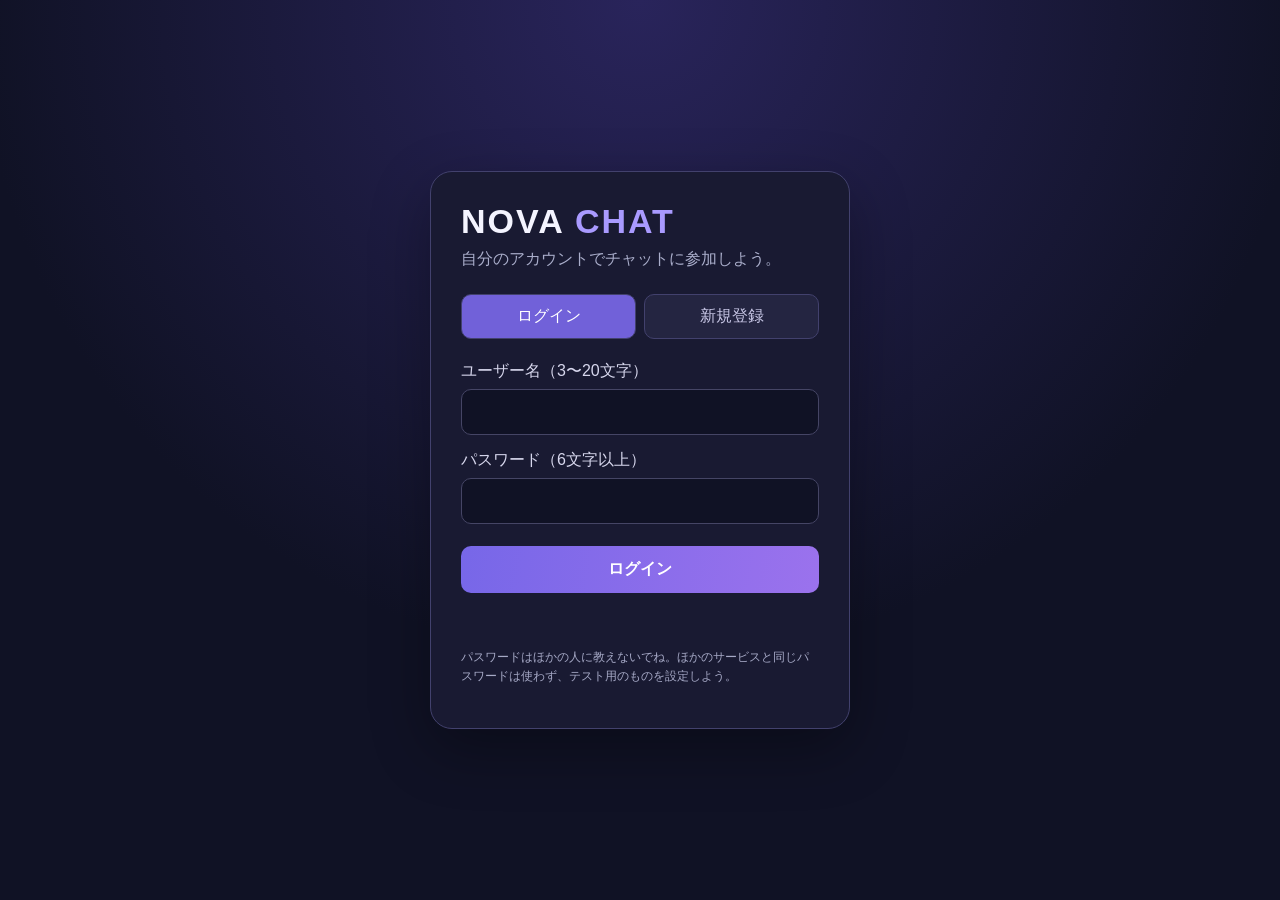
<file: templates/index.html>
<!DOCTYPE html>
<html lang="ja">
<head>
    <meta charset="UTF-8">
    <meta name="viewport" content="width=device-width, initial-scale=1">
    <title>NOVA CHAT | アカウント</title>
    <style>
        * { box-sizing: border-box; }
        body {
            margin: 0;
            min-height: 100vh;
            display: grid;
            place-items: center;
            padding: 20px;
            color: #f4f4ff;
            font-family: -apple-system, BlinkMacSystemFont, sans-serif;
            background: radial-gradient(circle at top, #29245b, #101225 60%);
        }
        .panel {
            width: 100%;
            max-width: 420px;
            padding: 30px;
            border: 1px solid #42416d;
            border-radius: 22px;
            background: #191a32;
            box-shadow: 0 20px 60px #0005;
        }
        .logo { font-size: 34px; font-weight: 800; letter-spacing: 2px; }
        .logo span { color: #a99aff; }
        .sub { color: #aaaecb; margin: 8px 0 24px; }
        .tabs { display: flex; gap: 8px; margin-bottom: 22px; }
        button, input { font: inherit; }
        .tab {
            flex: 1;
            padding: 11px;
            border: 1px solid #42416d;
            border-radius: 10px;
            background: #242541;
            color: #c9c8e7;
            cursor: pointer;
        }
        .tab.active { background: #7161d9; color: white; }
        label { display: block; margin: 15px 0 7px; color: #d7d7ed; }
        input {
            width: 100%;
            padding: 13px;
            border: 1px solid #454565;
            border-radius: 10px;
            background: #101225;
            color: white;
            outline: none;
        }
        input:focus { border-color: #a99aff; }
        .submit {
            width: 100%;
            margin-top: 22px;
            padding: 13px;
            border: 0;
            border-radius: 10px;
            background: linear-gradient(100deg, #7767e8, #9b72ed);
            color: white;
            font-weight: bold;
            cursor: pointer;
        }
        #message { min-height: 24px; margin-top: 15px; color: #9cebd2; }
        .hint { color: #a6a9c6; font-size: 12px; line-height: 1.6; }
    </style>
</head>
<body>
    <main class="panel">
        <div class="logo">NOVA <span>CHAT</span></div>
        <p class="sub">自分のアカウントでチャットに参加しよう。</p>

        <div class="tabs">
            <button class="tab active" id="loginTab" type="button">ログイン</button>
            <button class="tab" id="registerTab" type="button">新規登録</button>
        </div>

        <form id="accountForm">
            <label for="username">ユーザー名（3〜20文字）</label>
            <input id="username" maxlength="20" minlength="3"
                   autocomplete="username" required>

            <label for="password">パスワード（6文字以上）</label>
            <input id="password" type="password" minlength="6" maxlength="128"
                   autocomplete="current-password" required>

            <div id="adminPasswordArea" hidden>
                <label for="adminPassword">管理者専用パスワード</label>
                <input id="adminPassword" type="password" maxlength="128"
                       autocomplete="off">
                <p class="hint">管理者アカウントでログインするときだけ入力してね。</p>
            </div>

            <button class="submit" id="submitButton" type="submit">ログイン</button>
        </form>

        <p id="message" role="status"></p>
        <p class="hint">パスワードはほかの人に教えないでね。ほかのサービスと同じパスワードは使わず、テスト用のものを設定しよう。</p>
    </main>

    <script>
        let mode = "login";

        const loginTab = document.getElementById("loginTab");
        const registerTab = document.getElementById("registerTab");
        const form = document.getElementById("accountForm");
        const password = document.getElementById("password");
        const adminPassword = document.getElementById("adminPassword");
        const adminPasswordArea = document.getElementById("adminPasswordArea");
        const submitButton = document.getElementById("submitButton");
        const message = document.getElementById("message");

        function setMode(nextMode) {
            mode = nextMode;
            loginTab.classList.toggle("active", mode === "login");
            registerTab.classList.toggle("active", mode === "register");
            submitButton.textContent = mode === "login" ? "ログイン" : "アカウントを作成";
            password.autocomplete = mode === "login" ? "current-password" : "new-password";
            adminPasswordArea.hidden = mode !== "login";
            adminPassword.value = "";
            message.textContent = "";
        }

        loginTab.addEventListener("click", () => setMode("login"));
        registerTab.addEventListener("click", () => setMode("register"));

        form.addEventListener("submit", async (event) => {
            event.preventDefault();
            message.textContent = "処理中…";
            submitButton.disabled = true;

            try {
                const response = await fetch(
                    mode === "login" ? "/api/login" : "/api/register",
                    {
                        method: "POST",
                        headers: { "Content-Type": "application/json" },
                        body: JSON.stringify({
                            username: document.getElementById("username").value,
                            password: password.value,
                            admin_password: adminPassword.value
                        })
                    }
                );

                const data = await response.json();

                if (!response.ok) {
                    message.textContent = data.error || "エラーが発生したよ";
                    return;
                }

                message.textContent = data.message;
                if (mode === "login" && data.is_web_admin === true) {
                    window.location.href = "/admin/accounts#users";
                } else {
                    window.location.href = "/chat";
                }
            } catch (error) {
                message.textContent = "サーバーに接続できないよ。起動状態を確認してね。";
            } finally {
                submitButton.disabled = false;
            }
        });
    </script>
</body>
</html>
</file>
